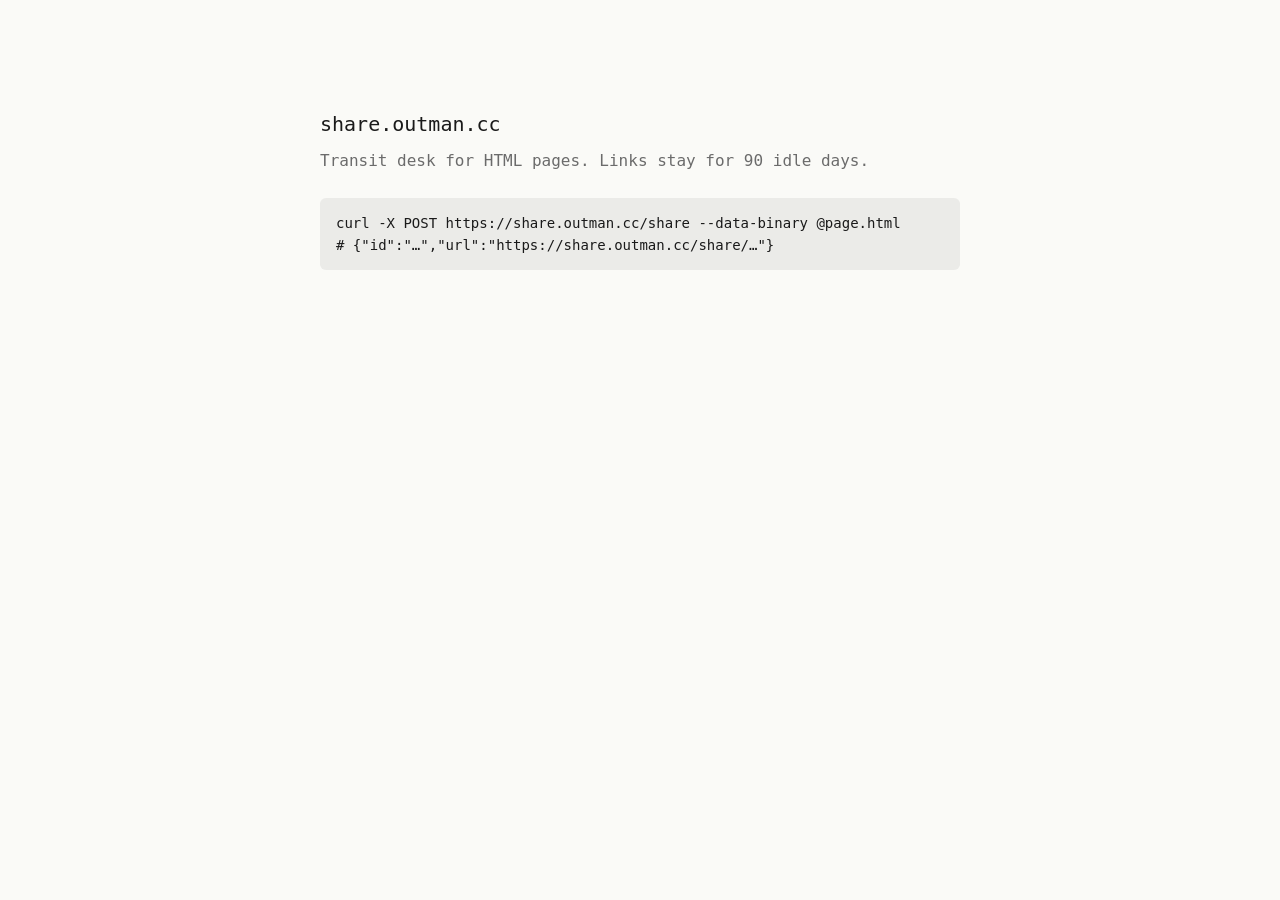
<file: share/site/index.html>
<!doctype html>
<html lang="en">
<head>
<meta charset="utf-8">
<meta name="viewport" content="width=device-width, initial-scale=1">
<title>share.outman.cc</title>
<style>
  :root { color-scheme: light dark; --fg: #1a1a1a; --bg: #fafaf7; --mut: #6b6b6b; }
  @media (prefers-color-scheme: dark) { :root { --fg: #ececec; --bg: #111; --mut: #9a9a9a; } }
  body { margin: 0; background: var(--bg); color: var(--fg); font: 16px/1.6 ui-monospace, SFMono-Regular, Menlo, monospace; }
  main { max-width: 640px; margin: 12vh auto; padding: 0 16px; }
  h1 { font-size: 20px; font-weight: 500; margin: 0 0 8px; }
  p { color: var(--mut); margin: 0 0 24px; }
  pre { background: rgba(127,127,127,.12); padding: 14px 16px; border-radius: 6px; overflow-x: auto; font-size: 14px; }
</style>
</head>
<body>
<main>
  <h1>share.outman.cc</h1>
  <p>Transit desk for HTML pages. Links stay for 90 idle days.</p>
  <pre>curl -X POST https://share.outman.cc/share --data-binary @page.html
# {"id":"…","url":"https://share.outman.cc/share/…"}</pre>
</main>
</body>
</html>
</file>
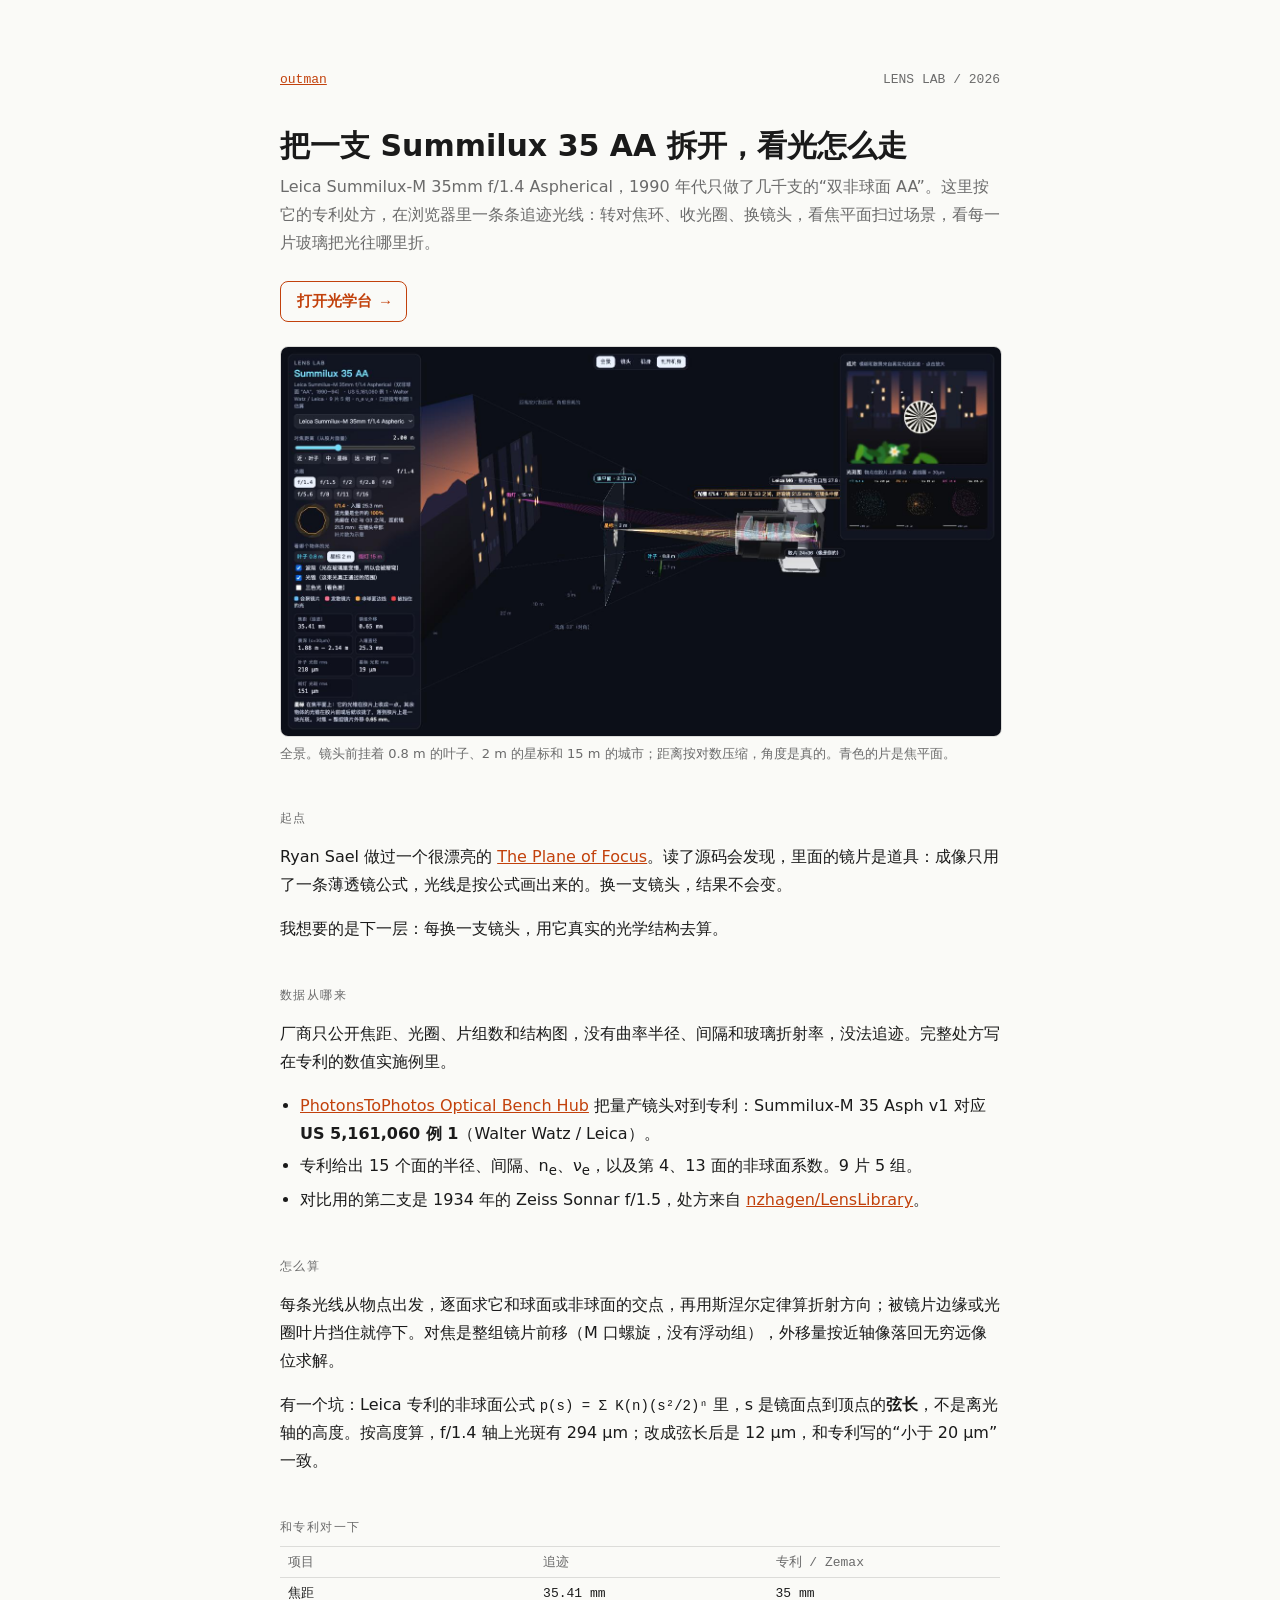
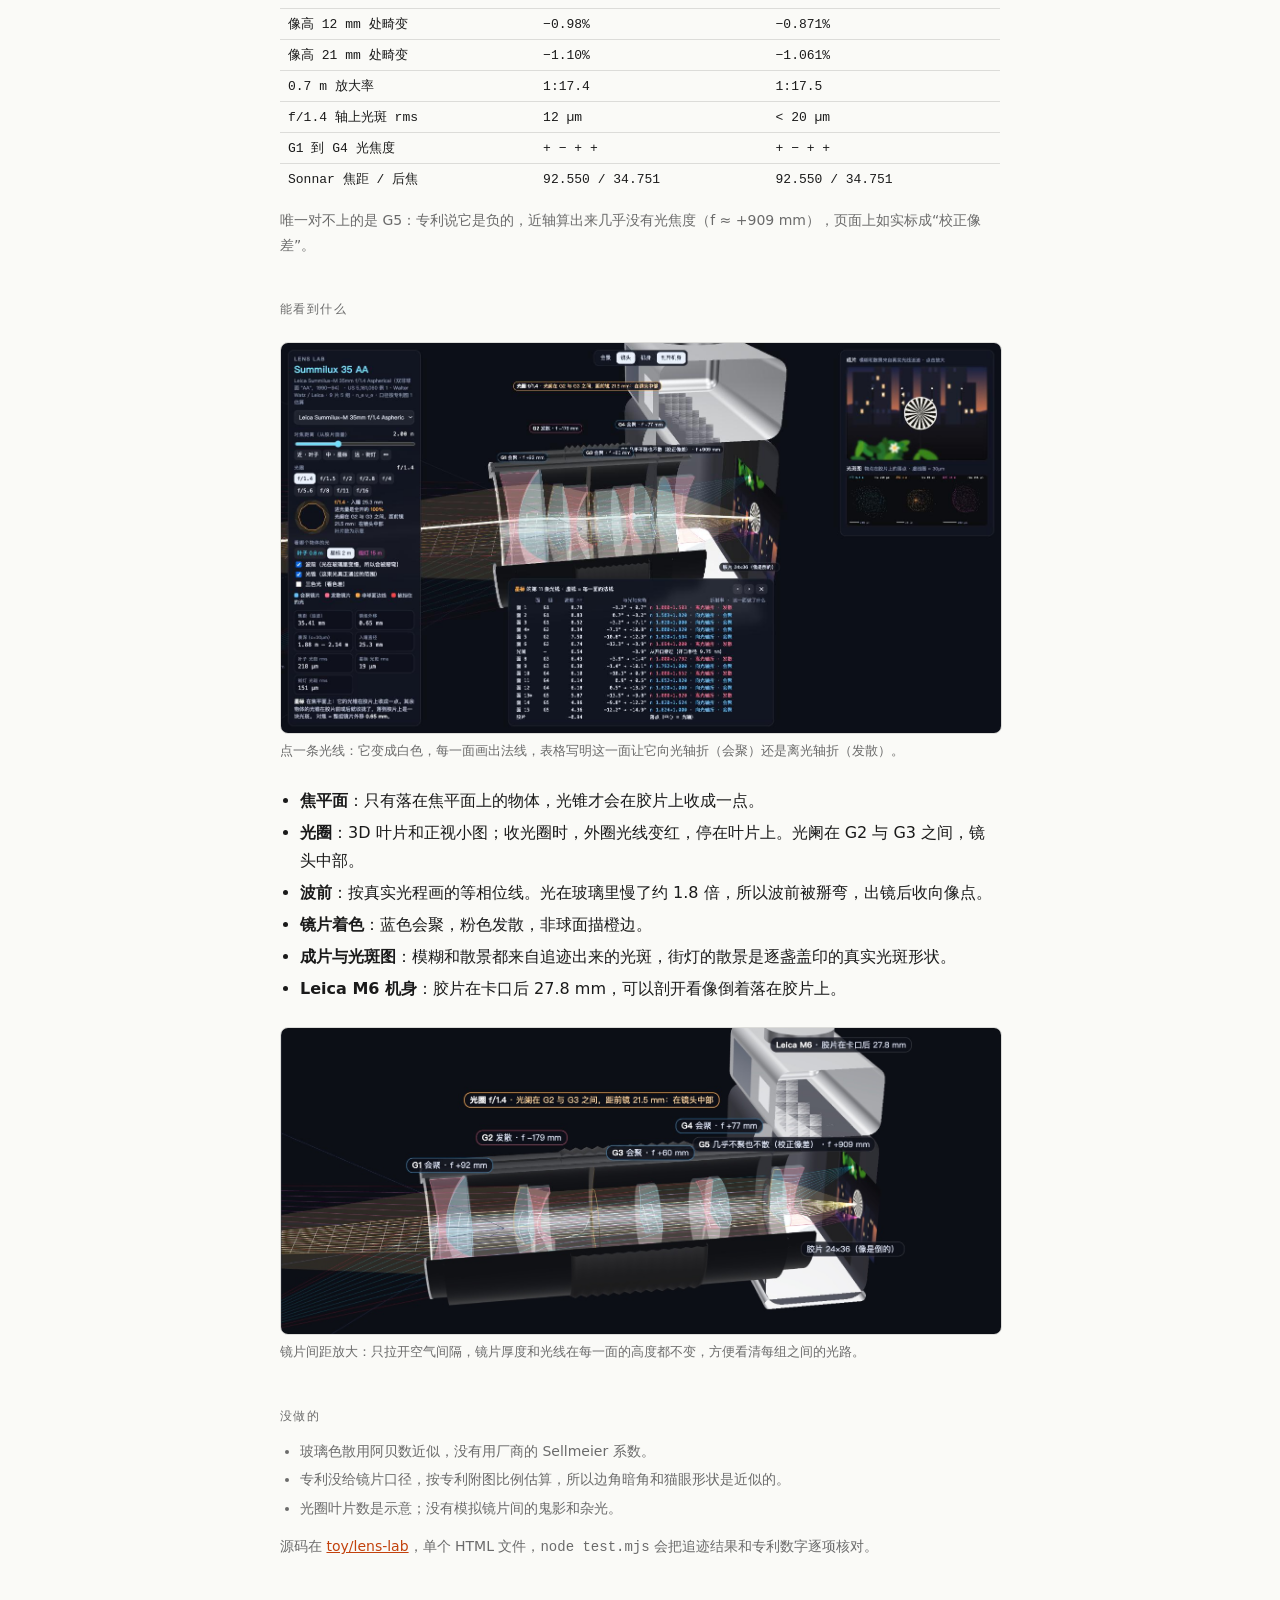
<file: site/lens/index.html>
<!doctype html>
<html lang="zh-CN">
<head>
<meta charset="utf-8">
<meta name="viewport" content="width=device-width, initial-scale=1">
<title>Lens Lab · outman</title>
<meta name="description" content="把一支 Leica Summilux-M 35mm f/1.4 Aspherical（AA）按专利处方拆开，在浏览器里逐条追迹光线，看它怎样对焦、成像。">
<link rel="canonical" href="https://outman.cc/lens/">
<style>
  :root { color-scheme: light dark; --fg: #1a1a1a; --bg: #fafaf7; --mut: #6b6b6b; --line: rgba(127,127,127,.25); --acc: #c2410c; }
  @media (prefers-color-scheme: dark) { :root { --fg: #ececec; --bg: #111; --mut: #9a9a9a; --acc: #fb923c; } }
  body { margin: 0; background: var(--bg); color: var(--fg); font: 16px/1.75 -apple-system, "PingFang SC", system-ui, sans-serif; }
  main { max-width: 720px; margin: 8vh auto; padding: 0 16px; }
  nav { font: 13px ui-monospace, Menlo, monospace; color: var(--mut); display: flex; justify-content: space-between; margin-bottom: 40px; }
  nav a, a { color: var(--acc); }
  h1 { font-size: 30px; line-height: 1.25; margin: 0 0 8px; }
  h2 { font: 12px ui-monospace, Menlo, monospace; letter-spacing: .12em; text-transform: uppercase; color: var(--mut); margin: 44px 0 10px; }
  .lede { color: var(--mut); margin: 0 0 24px; }
  .go { display: inline-block; font: 600 15px ui-monospace, Menlo, monospace; padding: 10px 16px; border: 1px solid var(--acc); border-radius: 8px; text-decoration: none; }
  .go:hover { background: var(--acc); color: var(--bg); }
  figure { margin: 24px 0; }
  img { max-width: 100%; display: block; border-radius: 8px; border: 1px solid var(--line); }
  figcaption { font-size: 13px; color: var(--mut); margin-top: 6px; }
  ul { padding-left: 20px; } li { margin: 4px 0; }
  code { font: 14px ui-monospace, Menlo, monospace; }
  .table { overflow-x: auto; }
  table { border-collapse: collapse; font: 13px ui-monospace, Menlo, monospace; width: 100%; }
  th, td { padding: 6px 8px; border-top: 1px solid var(--line); text-align: left; white-space: nowrap; }
  th { color: var(--mut); font-weight: 400; }
  .muted { color: var(--mut); font-size: 14px; }
</style>
</head>
<body>
<main>
  <nav><a href="/">outman</a><span>LENS LAB / 2026</span></nav>
  <h1>把一支 Summilux 35 AA 拆开，看光怎么走</h1>
  <p class="lede">Leica Summilux-M 35mm f/1.4 Aspherical，1990 年代只做了几千支的“双非球面 AA”。这里按它的专利处方，在浏览器里一条条追迹光线：转对焦环、收光圈、换镜头，看焦平面扫过场景，看每一片玻璃把光往哪里折。</p>
  <a class="go" href="https://lens.outman.cc">打开光学台 →</a>

  <figure><img src="overview.jpg" alt="光学台全景：镜头前是叶子、星标和城市的布景，光线从物体出发穿过镜头落到 M6 胶片上" loading="lazy">
    <figcaption>全景。镜头前挂着 0.8 m 的叶子、2 m 的星标和 15 m 的城市；距离按对数压缩，角度是真的。青色的片是焦平面。</figcaption></figure>

  <h2>起点</h2>
  <p>Ryan Sael 做过一个很漂亮的 <a href="https://lens.lab.sael.net">The Plane of Focus</a>。读了源码会发现，里面的镜片是道具：成像只用了一条薄透镜公式，光线是按公式画出来的。换一支镜头，结果不会变。</p>
  <p>我想要的是下一层：每换一支镜头，用它真实的光学结构去算。</p>

  <h2>数据从哪来</h2>
  <p>厂商只公开焦距、光圈、片组数和结构图，没有曲率半径、间隔和玻璃折射率，没法追迹。完整处方写在专利的数值实施例里。</p>
  <ul>
    <li><a href="https://www.photonstophotos.net/GeneralTopics/Lenses/OpticalBench/OpticalBenchHub.htm">PhotonsToPhotos Optical Bench Hub</a> 把量产镜头对到专利：Summilux-M 35 Asph v1 对应 <b>US 5,161,060 例 1</b>（Walter Watz / Leica）。</li>
    <li>专利给出 15 个面的半径、间隔、n<sub>e</sub>、ν<sub>e</sub>，以及第 4、13 面的非球面系数。9 片 5 组。</li>
    <li>对比用的第二支是 1934 年的 Zeiss Sonnar f/1.5，处方来自 <a href="https://github.com/nzhagen/LensLibrary">nzhagen/LensLibrary</a>。</li>
  </ul>

  <h2>怎么算</h2>
  <p>每条光线从物点出发，逐面求它和球面或非球面的交点，再用斯涅尔定律算折射方向；被镜片边缘或光圈叶片挡住就停下。对焦是整组镜片前移（M 口螺旋，没有浮动组），外移量按近轴像落回无穷远像位求解。</p>
  <p>有一个坑：Leica 专利的非球面公式 <code>p(s) = Σ K(n)(s²/2)ⁿ</code> 里，s 是镜面点到顶点的<b>弦长</b>，不是离光轴的高度。按高度算，f/1.4 轴上光斑有 294 µm；改成弦长后是 12 µm，和专利写的“小于 20 µm”一致。</p>

  <h2>和专利对一下</h2>
  <div class="table"><table>
    <tr><th>项目</th><th>追迹</th><th>专利 / Zemax</th></tr>
    <tr><td>焦距</td><td>35.41 mm</td><td>35 mm</td></tr>
    <tr><td>像高 12 mm 处畸变</td><td>−0.98%</td><td>−0.871%</td></tr>
    <tr><td>像高 21 mm 处畸变</td><td>−1.10%</td><td>−1.061%</td></tr>
    <tr><td>0.7 m 放大率</td><td>1:17.4</td><td>1:17.5</td></tr>
    <tr><td>f/1.4 轴上光斑 rms</td><td>12 µm</td><td>&lt; 20 µm</td></tr>
    <tr><td>G1 到 G4 光焦度</td><td>+ − + +</td><td>+ − + +</td></tr>
    <tr><td>Sonnar 焦距 / 后焦</td><td>92.550 / 34.751</td><td>92.550 / 34.751</td></tr>
  </table></div>
  <p class="muted">唯一对不上的是 G5：专利说它是负的，近轴算出来几乎没有光焦度（f ≈ +909 mm），页面上如实标成“校正像差”。</p>

  <h2>能看到什么</h2>
  <figure><img src="ray.jpg" alt="选中一条光线，底部表格逐面列出高度、角度和会聚或发散" loading="lazy">
    <figcaption>点一条光线：它变成白色，每一面画出法线，表格写明这一面让它向光轴折（会聚）还是离光轴折（发散）。</figcaption></figure>
  <ul>
    <li><b>焦平面</b>：只有落在焦平面上的物体，光锥才会在胶片上收成一点。</li>
    <li><b>光圈</b>：3D 叶片和正视小图；收光圈时，外圈光线变红，停在叶片上。光阑在 G2 与 G3 之间，镜头中部。</li>
    <li><b>波前</b>：按真实光程画的等相位线。光在玻璃里慢了约 1.8 倍，所以波前被掰弯，出镜后收向像点。</li>
    <li><b>镜片着色</b>：蓝色会聚，粉色发散，非球面描橙边。</li>
    <li><b>成片与光斑图</b>：模糊和散景都来自追迹出来的光斑，街灯的散景是逐盏盖印的真实光斑形状。</li>
    <li><b>Leica M6 机身</b>：胶片在卡口后 27.8 mm，可以剖开看像倒着落在胶片上。</li>
  </ul>
  <figure><img src="spread.jpg" alt="镜片间距放大后的镜头剖面，五组镜片之间空出距离" loading="lazy">
    <figcaption>镜片间距放大：只拉开空气间隔，镜片厚度和光线在每一面的高度都不变，方便看清每组之间的光路。</figcaption></figure>

  <h2>没做的</h2>
  <ul class="muted">
    <li>玻璃色散用阿贝数近似，没有用厂商的 Sellmeier 系数。</li>
    <li>专利没给镜片口径，按专利附图比例估算，所以边角暗角和猫眼形状是近似的。</li>
    <li>光圈叶片数是示意；没有模拟镜片间的鬼影和杂光。</li>
  </ul>
  <p class="muted">源码在 <a href="https://github.com/lincleejun/outman.me/tree/main/toy/lens-lab">toy/lens-lab</a>，单个 HTML 文件，<code>node test.mjs</code> 会把追迹结果和专利数字逐项核对。</p>
</main>
</body>
</html>
</file>
